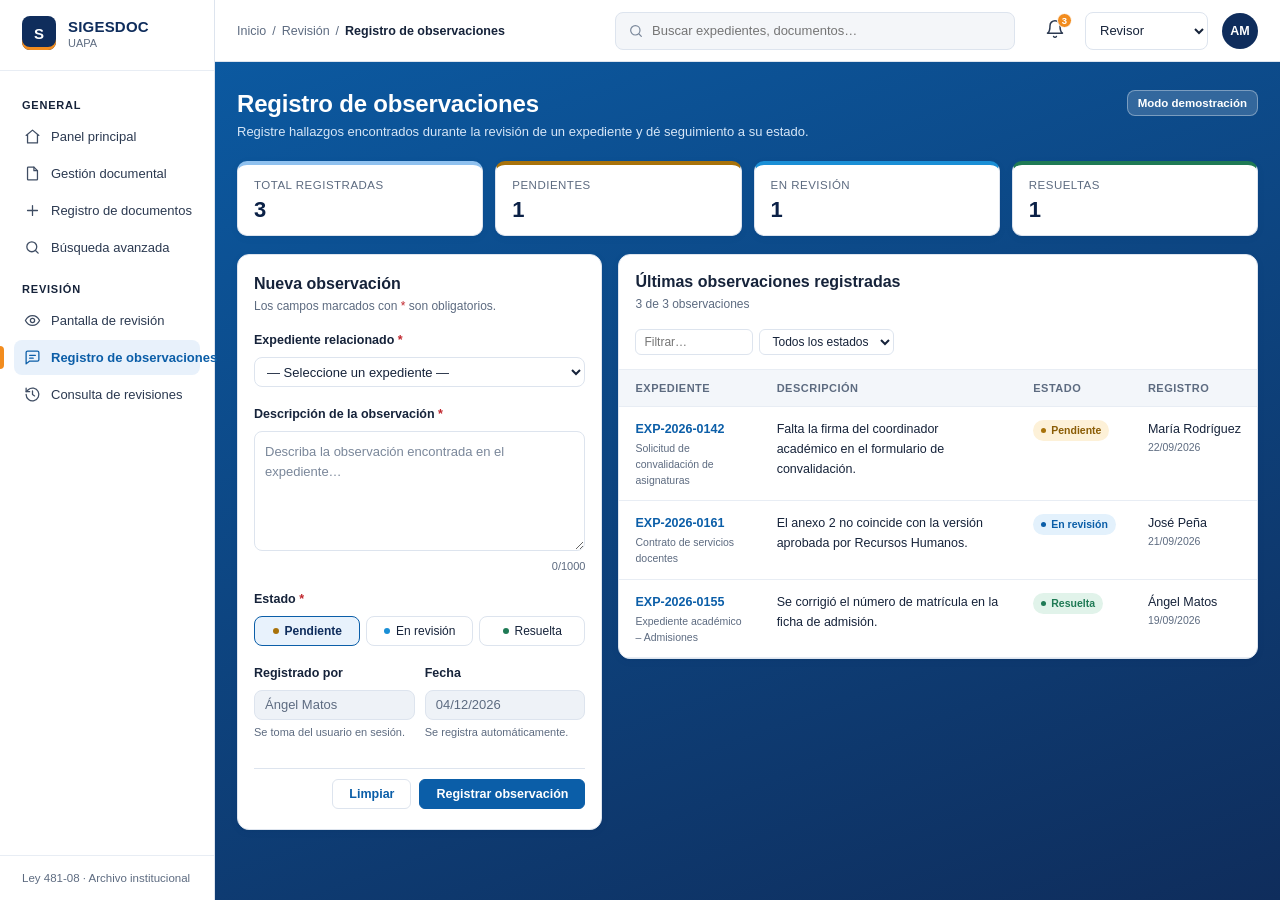
<file: index.html>
<!DOCTYPE html>
<html lang="es">
<head>
  <meta charset="UTF-8" />
  <meta name="viewport" content="width=device-width, initial-scale=1.0" />
  <title>Registro de observaciones · SIGESDOC</title>
  <meta name="description" content="SIGESDOC (UAPA): módulo para registrar y dar seguimiento a observaciones de expedientes." />
  <meta name="theme-color" content="#0f2d5c" />
  <link rel="icon" href="data:image/svg+xml,%3Csvg xmlns='http://www.w3.org/2000/svg' viewBox='0 0 32 32'%3E%3Crect width='32' height='32' rx='7' fill='%230f2d5c'/%3E%3Crect y='28' width='32' height='4' fill='%23f28c1e'/%3E%3Ctext x='16' y='22' font-family='Arial' font-weight='700' font-size='18' fill='white' text-anchor='middle'%3ES%3C/text%3E%3C/svg%3E" />
  <style>
/* ==========================================================
   SIGESDOC · Registro de observaciones
   ========================================================== */
:root {
  --navy: #0f2d5c;
  --navy-dark: #0b2147;
  --primary: #0b5ea8;
  --primary-hover: #094f8e;
  --accent: #f28c1e;

  --bg: #0b5ea8;
  --surface: #ffffff;
  --border: #dde4ee;
  --border-soft: #e8edf4;
  --text: #16233a;
  --muted: #5d6b80;
  --muted-2: #7a879a;

  --pendiente: #a8720a;
  --pendiente-bg: #fdf1d8;
  --revision: #1a8fd6;
  --revision-text: #0b5ea8;
  --revision-bg: #e3f1fc;
  --resuelta: #1f7a55;
  --resuelta-bg: #e1f3ea;

  --danger: #c0262d;
  --danger-bg: #fdecec;
  --danger-border: #f4b9bb;

  --radius: 10px;
  --shadow: 0 1px 2px rgba(15, 45, 92, .06), 0 2px 8px rgba(15, 45, 92, .05);
  --sidebar-w: 215px;
}

* { box-sizing: border-box; margin: 0; padding: 0; }

body {
  font-family: "Segoe UI", Roboto, "Helvetica Neue", Arial, sans-serif;
  font-size: 14px;
  color: var(--text);
  background: var(--bg);
  background: linear-gradient(160deg, #0b5ea8 0%, #0f2d5c 100%) fixed;
  min-height: 100vh;
  -webkit-font-smoothing: antialiased;
}

button, input, select, textarea { font: inherit; color: inherit; }
a { color: inherit; text-decoration: none; }

svg {
  width: 18px; height: 18px;
  fill: none; stroke: currentColor;
  stroke-width: 1.8; stroke-linecap: round; stroke-linejoin: round;
  flex-shrink: 0;
}

.layout { display: flex; min-height: 100vh; }

/* ---------------- Sidebar ---------------- */
.sidebar {
  width: var(--sidebar-w);
  background: var(--surface);
  border-right: 1px solid var(--border);
  display: flex; flex-direction: column;
  position: fixed; inset: 0 auto 0 0;
  z-index: 40;
  transition: transform .25s ease;
}

.brand {
  display: flex; align-items: center; gap: 12px;
  padding: 16px 22px 20px;
  border-bottom: 1px solid var(--border-soft);
}
.brand-logo {
  width: 34px; height: 34px;
  border-radius: 8px;
  background: var(--navy);
  color: #fff; font-weight: 700; font-size: 15px;
  display: grid; place-items: center;
  box-shadow: inset 0 -3px 0 var(--accent);
}
.brand-name { font-weight: 700; font-size: 15px; color: var(--navy); letter-spacing: .2px; }
.brand-sub { font-size: 11px; color: var(--muted); margin-top: 2px; }

.nav { padding: 12px 14px; flex: 1; }
.nav-title {
  font-size: 11px; font-weight: 700;
  letter-spacing: .8px; text-transform: uppercase;
  color: var(--text);
  padding: 16px 8px 8px;
}
.nav-link {
  position: relative;
  display: flex; align-items: center; gap: 10px;
  padding: 9px 10px;
  border-radius: 8px;
  font-size: 13px;
  color: #2b3950;
  white-space: nowrap;
  margin-bottom: 2px;
  transition: background .15s;
}
.nav-link svg { width: 17px; height: 17px; color: #3f4d63; }
.nav-link:hover { background: #f1f5fa; }
.nav-link.active {
  background: #e8f1fb;
  color: var(--primary);
  font-weight: 600;
}
.nav-link.active svg { color: var(--primary); }
.nav-link.active::before {
  content: "";
  position: absolute; left: -14px; top: 6px; bottom: 6px;
  width: 4px; border-radius: 0 4px 4px 0;
  background: var(--accent);
}

.sidebar-footer {
  border-top: 1px solid var(--border-soft);
  padding: 16px 22px;
  font-size: 11.5px; color: var(--muted);
}

.backdrop { display: none; }

/* ---------------- Main ---------------- */
.main { flex: 1; margin-left: var(--sidebar-w); min-width: 0; }

.topbar {
  height: 62px;
  display: flex; align-items: center; gap: 24px;
  padding: 0 22px;
  background: var(--surface);
  border-bottom: 1px solid var(--border);
  position: sticky; top: 0; z-index: 20;
}
.menu-btn { display: none; background: none; border: 0; cursor: pointer; padding: 6px; color: var(--text); }
.menu-btn svg { width: 22px; height: 22px; }

.breadcrumb { font-size: 12.5px; color: var(--muted); display: flex; gap: 6px; white-space: nowrap; }
.breadcrumb a:hover { color: var(--primary); }
.breadcrumb strong { color: var(--text); font-weight: 600; }

.search {
  flex: 1; max-width: 400px; margin-left: auto;
  display: flex; align-items: center; gap: 8px;
  background: #f4f6f9;
  border: 1px solid var(--border);
  border-radius: 8px;
  padding: 0 12px; height: 38px;
  color: var(--muted-2);
}
.search svg { width: 16px; height: 16px; }
.search input { border: 0; background: transparent; outline: none; width: 100%; font-size: 13px; color: var(--text); }
.search:focus-within { border-color: var(--primary); background: #fff; }

.topbar-actions { display: flex; align-items: center; gap: 14px; }
.bell { position: relative; background: none; border: 0; cursor: pointer; color: #2b3950; padding: 6px; }
.bell svg { width: 20px; height: 20px; }
.badge {
  position: absolute; top: 0; right: -1px;
  min-width: 15px; height: 15px; padding: 0 3px;
  border-radius: 8px;
  background: var(--accent); color: #fff;
  font-size: 9.5px; font-weight: 700;
  display: grid; place-items: center;
  border: 1.5px solid #fff;
}
.role-select {
  height: 38px; padding: 0 10px;
  border: 1px solid var(--border); border-radius: 8px;
  background: #fff; font-size: 13px; cursor: pointer;
  min-width: 118px;
}
.avatar {
  width: 36px; height: 36px; border-radius: 50%;
  background: var(--navy); color: #fff;
  font-size: 12.5px; font-weight: 700;
  display: grid; place-items: center;
}

.content { padding: 28px 22px 40px; }

.page-header {
  display: flex; justify-content: space-between; align-items: flex-start;
  gap: 16px; margin-bottom: 22px;
}
.page-header h1 { font-size: 24px; font-weight: 700; color: #ffffff; letter-spacing: -.2px; }
.subtitle { color: #d6e6f7; font-size: 13px; margin-top: 6px; }
.demo-pill {
  background: rgba(255,255,255,.16); color: #ffffff;
  border: 1px solid rgba(255,255,255,.35);
  font-size: 11.5px; font-weight: 600;
  padding: 6px 10px; border-radius: 8px;
  white-space: nowrap;
}

/* ---------------- Stats ---------------- */
.stats {
  display: grid; grid-template-columns: repeat(4, 1fr);
  gap: 12px; margin-bottom: 18px;
}
.stat {
  background: var(--surface);
  border: 1px solid var(--border);
  border-top: 4px solid #8fc1ef;
  border-radius: var(--radius);
  padding: 14px 16px 12px;
  box-shadow: var(--shadow);
}
.stat span {
  display: block; font-size: 11.5px;
  text-transform: uppercase; letter-spacing: .5px;
  color: var(--muted);
}
.stat strong { display: block; font-size: 22px; font-weight: 700; color: var(--navy-dark); margin-top: 6px; }
.stat-pendiente { border-top-color: var(--pendiente); }
.stat-revision  { border-top-color: var(--revision); }
.stat-resuelta  { border-top-color: var(--resuelta); }

/* ---------------- Grid & cards ---------------- */
.grid {
  display: grid;
  grid-template-columns: minmax(260px, 1fr) 1.75fr;
  gap: 16px; align-items: start;
}
.card {
  background: var(--surface);
  border: 1px solid var(--border);
  border-radius: 12px;
  box-shadow: var(--shadow);
}
.card h2 { font-size: 16px; font-weight: 700; color: var(--text); }
.card-sub { font-size: 12px; color: var(--muted); margin-top: 6px; }
.req { color: var(--danger); }

/* ---------------- Form ---------------- */
.form-card { padding: 20px 16px 20px; }
.form-card .card-sub { margin-bottom: 20px; }

.alert {
  background: var(--danger-bg);
  border: 1px solid var(--danger-border);
  color: var(--danger);
  border-radius: 8px;
  padding: 14px 16px;
  font-size: 13.5px;
  margin-bottom: 20px;
}
.alert[hidden] { display: none; }

.field { margin-bottom: 20px; }
.field label { display: block; font-size: 12.5px; font-weight: 600; margin-bottom: 10px; }

.field select,
.field textarea,
.field input {
  width: 100%;
  border: 1px solid var(--border);
  border-radius: 8px;
  background: #fff;
  font-size: 13px;
  outline: none;
  transition: border-color .15s, box-shadow .15s;
}
.field select { height: 30px; padding: 0 8px; cursor: pointer; }
.field textarea { padding: 10px; resize: vertical; min-height: 84px; line-height: 1.5; }
.field textarea::placeholder { color: var(--muted-2); }
.field select:focus, .field textarea:focus {
  border-color: var(--primary);
  box-shadow: 0 0 0 3px rgba(11, 94, 168, .12);
}
.field input[readonly] {
  height: 30px; padding: 0 10px;
  background: #eef2f7; color: var(--muted);
  cursor: default;
}

.field.invalid select,
.field.invalid textarea {
  border-color: var(--danger);
  box-shadow: 0 0 0 1px var(--danger);
}
.error { color: var(--danger); font-size: 11.5px; margin-top: 6px; }
.error:empty { display: none; }
.field-foot { display: flex; justify-content: space-between; align-items: flex-start; gap: 8px; }
.counter { margin-left: auto; font-size: 11px; color: var(--muted); margin-top: 6px; }
.hint { font-size: 11px; color: var(--muted); margin-top: 6px; }

.status-group { display: grid; grid-template-columns: repeat(3, 1fr); gap: 6px; }
.status-btn {
  display: flex; align-items: center; justify-content: center; gap: 6px;
  height: 30px;
  border: 1px solid var(--border);
  border-radius: 8px;
  background: #fff;
  font-size: 12px;
  cursor: pointer;
  transition: all .15s;
}
.status-btn:hover { background: #f5f8fc; }
.status-btn.selected {
  background: #e8f2fc;
  border-color: var(--primary);
  color: var(--navy);
  font-weight: 600;
}
.dot { width: 6px; height: 6px; border-radius: 50%; display: inline-block; }
.dot.pendiente { background: var(--pendiente); }
.dot.revision  { background: var(--revision); }
.dot.resuelta  { background: var(--resuelta); }

.row-2 { display: grid; grid-template-columns: 1fr 1fr; gap: 10px; }
.row-2 .field { margin-bottom: 0; }

.form-actions {
  display: flex; justify-content: flex-end; gap: 8px;
  border-top: 1px solid var(--border);
  margin-top: 30px; padding-top: 10px;
}
.btn {
  height: 30px; padding: 0 16px;
  border-radius: 6px;
  font-size: 12.5px; font-weight: 600;
  cursor: pointer;
  transition: background .15s, border-color .15s;
}
.btn-outline { background: #fff; border: 1px solid var(--border); color: var(--primary); }
.btn-outline:hover { background: #f3f7fc; }
.btn-primary { background: var(--primary); border: 1px solid var(--primary); color: #fff; }
.btn-primary:hover { background: var(--primary-hover); }

/* ---------------- Table ---------------- */
.table-card { overflow: hidden; }
.table-head { padding: 18px 16px 14px; }
.filters { display: flex; gap: 6px; margin-top: 18px; }
.filters input, .filters select {
  height: 26px;
  border: 1px solid var(--border);
  border-radius: 6px;
  padding: 0 8px;
  font-size: 12px;
  background: #fff;
  outline: none;
}
.filters input { width: 118px; }
.filters select { cursor: pointer; }
.filters input:focus, .filters select:focus { border-color: var(--primary); }

.table-wrap { overflow-x: auto; }
table { width: 100%; border-collapse: collapse; }
thead th {
  background: #f3f6fa;
  text-align: left;
  font-size: 11px; font-weight: 600;
  text-transform: uppercase; letter-spacing: .5px;
  color: var(--muted);
  padding: 12px 16px;
  border-top: 1px solid var(--border-soft);
  border-bottom: 1px solid var(--border-soft);
  white-space: nowrap;
}
tbody td {
  padding: 12px 16px;
  border-bottom: 1px solid var(--border-soft);
  vertical-align: top;
  font-size: 12.5px;
  line-height: 1.6;
}
tbody tr { transition: background .2s; }
tbody tr:hover { background: #f8fafd; }
tbody tr.new-row { animation: fadeHighlight 4s ease forwards; }
@keyframes fadeHighlight { 0%, 70% { background: #eaf3fc; } 100% { background: transparent; } }

.exp-code { color: var(--primary); font-weight: 700; font-size: 12.5px; }
.exp-name { color: var(--muted); font-size: 10.5px; line-height: 1.5; margin-top: 2px; max-width: 110px; }
.col-desc { max-width: 260px; }
.reg-user { white-space: nowrap; }
.reg-date { color: var(--muted); font-size: 10.5px; }

.pill {
  display: inline-flex; align-items: center; gap: 5px;
  padding: 2px 8px;
  border-radius: 999px;
  font-size: 10.5px; font-weight: 600;
  white-space: nowrap;
}
.pill .dot { width: 5px; height: 5px; }
.pill.pendiente { background: var(--pendiente-bg); color: #8a5c05; }
.pill.revision  { background: var(--revision-bg); color: var(--revision-text); }
.pill.revision .dot { background: var(--revision-text); }
.pill.resuelta  { background: var(--resuelta-bg); color: var(--resuelta); }

.empty { padding: 24px 16px; text-align: center; color: var(--muted); font-size: 13px; }
.empty[hidden] { display: none; }

/* ---------------- Toast ---------------- */
.toast {
  position: fixed; right: 16px; bottom: 16px;
  background: #1f7a55; color: #fff;
  font-weight: 600; font-size: 13px;
  padding: 12px 16px;
  border-radius: 6px;
  box-shadow: 0 6px 18px rgba(0,0,0,.18);
  opacity: 0; transform: translateY(12px);
  pointer-events: none;
  transition: opacity .25s, transform .25s;
  z-index: 60;
}
.toast.show { opacity: 1; transform: translateY(0); }

/* ---------------- Responsive ---------------- */
@media (max-width: 1080px) {
  .grid { grid-template-columns: 1fr; }
  .breadcrumb { display: none; }
}

@media (max-width: 860px) {
  .sidebar { transform: translateX(-100%); box-shadow: 0 0 30px rgba(0,0,0,.15); }
  .sidebar.open { transform: translateX(0); }
  .backdrop.show { display: block; position: fixed; inset: 0; background: rgba(15,30,60,.35); z-index: 30; }
  .main { margin-left: 0; }
  .menu-btn { display: inline-flex; }
  .search, .role-select { display: none; }
  .topbar { justify-content: space-between; height: 82px; padding: 0 18px; }
  .avatar { width: 46px; height: 46px; font-size: 15px; }
  .content { padding: 22px 18px 32px; }
  .page-header { flex-direction: column; gap: 12px; }
  .page-header h1 { font-size: 30px; }
  .subtitle { font-size: 16px; line-height: 1.5; }
  .demo-pill { font-size: 14px; padding: 8px 14px; border-radius: 12px; }
  .stats { grid-template-columns: 1fr 1fr; gap: 20px; }
  .stat { padding: 18px 26px 16px; border-radius: 14px; }
  .stat span { font-size: 14.5px; line-height: 1.5; }
  .stat strong { font-size: 30px; }
  .form-card { padding: 26px 28px; }
  .card h2 { font-size: 19px; }
  .card-sub { font-size: 14.5px; }
  .field label { font-size: 14.5px; }
  .field select { height: 42px; font-size: 15px; }
}

@media (max-width: 480px) {
  .status-group { grid-template-columns: 1fr; }
  .row-2 { grid-template-columns: 1fr; gap: 20px; }
  .filters { flex-wrap: wrap; }
}

</style>
</head>
<body>
  <div class="layout">
    <!-- ============ SIDEBAR ============ -->
    <aside class="sidebar" id="sidebar">
      <div class="brand">
        <div class="brand-logo">S</div>
        <div>
          <div class="brand-name">SIGESDOC</div>
          <div class="brand-sub">UAPA</div>
        </div>
      </div>

      <nav class="nav">
        <p class="nav-title">General</p>
        <a href="#" class="nav-link">
          <svg viewBox="0 0 24 24"><path d="M3 10.5 12 3l9 7.5"/><path d="M5 9.5V21h14V9.5"/></svg>
          Panel principal
        </a>
        <a href="#" class="nav-link">
          <svg viewBox="0 0 24 24"><path d="M14 3H6a1 1 0 0 0-1 1v16a1 1 0 0 0 1 1h12a1 1 0 0 0 1-1V8z"/><path d="M14 3v5h5"/></svg>
          Gestión documental
        </a>
        <a href="#" class="nav-link">
          <svg viewBox="0 0 24 24"><path d="M12 5v14M5 12h14"/></svg>
          Registro de documentos
        </a>
        <a href="#" class="nav-link">
          <svg viewBox="0 0 24 24"><circle cx="11" cy="11" r="7"/><path d="m20 20-3.5-3.5"/></svg>
          Búsqueda avanzada
        </a>

        <p class="nav-title">Revisión</p>
        <a href="#" class="nav-link">
          <svg viewBox="0 0 24 24"><path d="M2 12s3.5-7 10-7 10 7 10 7-3.5 7-10 7S2 12 2 12z"/><circle cx="12" cy="12" r="3"/></svg>
          Pantalla de revisión
        </a>
        <a href="#" class="nav-link active">
          <svg viewBox="0 0 24 24"><path d="M21 15a2 2 0 0 1-2 2H8l-5 4V5a2 2 0 0 1 2-2h14a2 2 0 0 1 2 2z"/><path d="M8 9h8M8 13h5"/></svg>
          Registro de observaciones
        </a>
        <a href="#" class="nav-link">
          <svg viewBox="0 0 24 24"><path d="M3 12a9 9 0 1 0 3-6.7L3 8"/><path d="M3 3v5h5"/><path d="M12 7v5l3 2"/></svg>
          Consulta de revisiones
        </a>
      </nav>

      <div class="sidebar-footer">Ley 481-08 · Archivo institucional</div>
    </aside>
    <div class="backdrop" id="backdrop"></div>

    <!-- ============ MAIN ============ -->
    <div class="main">
      <header class="topbar">
        <button class="menu-btn" id="menuBtn" aria-label="Abrir menú">
          <svg viewBox="0 0 24 24"><path d="M4 6h16M4 12h16M4 18h16"/></svg>
        </button>

        <nav class="breadcrumb" aria-label="Ruta">
          <a href="#">Inicio</a><span>/</span>
          <a href="#">Revisión</a><span>/</span>
          <strong>Registro de observaciones</strong>
        </nav>

        <div class="search">
          <svg viewBox="0 0 24 24"><circle cx="11" cy="11" r="7"/><path d="m20 20-3.5-3.5"/></svg>
          <input type="search" placeholder="Buscar expedientes, documentos…" />
        </div>

        <div class="topbar-actions">
          <button class="bell" aria-label="Notificaciones">
            <svg viewBox="0 0 24 24"><path d="M6 8a6 6 0 1 1 12 0c0 7 3 9 3 9H3s3-2 3-9"/><path d="M10.3 21a1.94 1.94 0 0 0 3.4 0"/></svg>
            <span class="badge">3</span>
          </button>
          <select class="role-select" aria-label="Rol">
            <option>Revisor</option>
            <option>Administrador</option>
            <option>Consultor</option>
          </select>
          <div class="avatar">AM</div>
        </div>
      </header>

      <main class="content">
        <div class="page-header">
          <div>
            <h1>Registro de observaciones</h1>
            <p class="subtitle">Registre hallazgos encontrados durante la revisión de un expediente y dé seguimiento a su estado.</p>
          </div>
          <span class="demo-pill">Modo demostración</span>
        </div>

        <!-- Tarjetas de resumen -->
        <section class="stats">
          <div class="stat stat-total"><span>Total registradas</span><strong id="statTotal">0</strong></div>
          <div class="stat stat-pendiente"><span>Pendientes</span><strong id="statPendiente">0</strong></div>
          <div class="stat stat-revision"><span>En revisión</span><strong id="statRevision">0</strong></div>
          <div class="stat stat-resuelta"><span>Resueltas</span><strong id="statResuelta">0</strong></div>
        </section>

        <div class="grid">
          <!-- Formulario -->
          <section class="card form-card">
            <h2>Nueva observación</h2>
            <p class="card-sub">Los campos marcados con <span class="req">*</span> son obligatorios.</p>

            <div class="alert" id="formAlert" hidden>Revise los campos marcados antes de continuar.</div>

            <form id="obsForm" novalidate>
              <div class="field">
                <label for="expediente">Expediente relacionado <span class="req">*</span></label>
                <select id="expediente">
                  <option value="">— Seleccione un expediente —</option>
                </select>
                <p class="error" id="errExpediente"></p>
              </div>

              <div class="field">
                <label for="descripcion">Descripción de la observación <span class="req">*</span></label>
                <textarea id="descripcion" rows="5" maxlength="1000" placeholder="Describa la observación encontrada en el expediente…"></textarea>
                <div class="field-foot">
                  <p class="error" id="errDescripcion"></p>
                  <span class="counter" id="counter">0/1000</span>
                </div>
              </div>

              <div class="field">
                <label>Estado <span class="req">*</span></label>
                <div class="status-group" role="radiogroup">
                  <button type="button" class="status-btn selected" data-estado="pendiente" role="radio" aria-checked="true"><i class="dot pendiente"></i>Pendiente</button>
                  <button type="button" class="status-btn" data-estado="revision" role="radio" aria-checked="false"><i class="dot revision"></i>En revisión</button>
                  <button type="button" class="status-btn" data-estado="resuelta" role="radio" aria-checked="false"><i class="dot resuelta"></i>Resuelta</button>
                </div>
              </div>

              <div class="row-2">
                <div class="field">
                  <label for="usuario">Registrado por</label>
                  <input id="usuario" type="text" value="Ángel Matos" readonly />
                  <p class="hint">Se toma del usuario en sesión.</p>
                </div>
                <div class="field">
                  <label for="fecha">Fecha</label>
                  <input id="fecha" type="text" readonly />
                  <p class="hint">Se registra automáticamente.</p>
                </div>
              </div>

              <div class="form-actions">
                <button type="button" class="btn btn-outline" id="btnLimpiar">Limpiar</button>
                <button type="submit" class="btn btn-primary">Registrar observación</button>
              </div>
            </form>
          </section>

          <!-- Tabla -->
          <section class="card table-card">
            <div class="table-head">
              <h2>Últimas observaciones registradas</h2>
              <p class="card-sub" id="tableCount">0 de 0 observaciones</p>
              <div class="filters">
                <input type="text" id="filtroTexto" placeholder="Filtrar…" />
                <select id="filtroEstado">
                  <option value="">Todos los estados</option>
                  <option value="pendiente">Pendiente</option>
                  <option value="revision">En revisión</option>
                  <option value="resuelta">Resuelta</option>
                </select>
              </div>
            </div>

            <div class="table-wrap">
              <table>
                <thead>
                  <tr>
                    <th>Expediente</th>
                    <th>Descripción</th>
                    <th>Estado</th>
                    <th>Registro</th>
                  </tr>
                </thead>
                <tbody id="tbody"></tbody>
              </table>
              <p class="empty" id="empty" hidden>No hay observaciones que coincidan con el filtro.</p>
            </div>
          </section>
        </div>
      </main>
    </div>
  </div>

  <div class="toast" id="toast" role="status" aria-live="polite">Observación registrada correctamente.</div>

  <script>
/* ==========================================================
   SIGESDOC · Registro de observaciones (lógica)
   ========================================================== */
(function () {
  "use strict";

  // ---------- Datos de demostración ----------
  const USUARIO_SESION = "Ángel Matos";

  const EXPEDIENTES = [
    { codigo: "EXP-2026-0178", nombre: "Acta de consejo académico" },
    { codigo: "EXP-2026-0161", nombre: "Contrato de servicios docentes" },
    { codigo: "EXP-2026-0155", nombre: "Expediente académico – Admisiones" },
    { codigo: "EXP-2026-0142", nombre: "Solicitud de convalidación de asignaturas" },
    { codigo: "EXP-2026-0137", nombre: "Informe de auditoría interna" },
    { codigo: "EXP-2026-0129", nombre: "Nómina de personal administrativo" }
  ];

  const ESTADOS = {
    pendiente: "Pendiente",
    revision: "En revisión",
    resuelta: "Resuelta"
  };

  let observaciones = [
    {
      codigo: "EXP-2026-0142",
      descripcion: "Falta la firma del coordinador académico en el formulario de convalidación.",
      estado: "pendiente",
      usuario: "María Rodríguez",
      fecha: "2026-09-22"
    },
    {
      codigo: "EXP-2026-0161",
      descripcion: "El anexo 2 no coincide con la versión aprobada por Recursos Humanos.",
      estado: "revision",
      usuario: "José Peña",
      fecha: "2026-09-21"
    },
    {
      codigo: "EXP-2026-0155",
      descripcion: "Se corrigió el número de matrícula en la ficha de admisión.",
      estado: "resuelta",
      usuario: "Ángel Matos",
      fecha: "2026-09-19"
    }
  ];

  // ---------- Referencias al DOM ----------
  const $ = (id) => document.getElementById(id);
  const form = $("obsForm");
  const selExpediente = $("expediente");
  const txtDescripcion = $("descripcion");
  const counter = $("counter");
  const alertBox = $("formAlert");
  const errExp = $("errExpediente");
  const errDesc = $("errDescripcion");
  const inpFecha = $("fecha");
  const inpUsuario = $("usuario");
  const statusBtns = document.querySelectorAll(".status-btn");
  const tbody = $("tbody");
  const tableCount = $("tableCount");
  const emptyMsg = $("empty");
  const filtroTexto = $("filtroTexto");
  const filtroEstado = $("filtroEstado");
  const toast = $("toast");

  let estadoSeleccionado = "pendiente";
  let ultimoAgregado = null;

  // ---------- Utilidades ----------
  const hoyISO = () => {
    const d = new Date();
    const pad = (n) => String(n).padStart(2, "0");
    return `${d.getFullYear()}-${pad(d.getMonth() + 1)}-${pad(d.getDate())}`;
  };

  const formatoFecha = (iso) => {
    const [y, m, d] = iso.split("-");
    return `${d}/${m}/${y}`;
  };

  const escapeHTML = (str) =>
    str.replace(/[&<>"']/g, (c) => ({ "&": "&amp;", "<": "&lt;", ">": "&gt;", '"': "&quot;", "'": "&#39;" }[c]));

  const nombreExpediente = (codigo) =>
    (EXPEDIENTES.find((e) => e.codigo === codigo) || {}).nombre || "";

  const normalizar = (s) => s.toLowerCase().normalize("NFD").replace(/[̀-ͯ]/g, "");

  // ---------- Inicialización ----------
  function init() {
    EXPEDIENTES.forEach((e) => {
      const opt = document.createElement("option");
      opt.value = e.codigo;
      opt.textContent = `${e.codigo} · ${e.nombre}`;
      selExpediente.appendChild(opt);
    });

    inpUsuario.value = USUARIO_SESION;
    inpFecha.value = formatoFecha(hoyISO());

    render();
  }

  // ---------- Render ----------
  function renderStats() {
    const cuenta = (e) => observaciones.filter((o) => o.estado === e).length;
    $("statTotal").textContent = observaciones.length;
    $("statPendiente").textContent = cuenta("pendiente");
    $("statRevision").textContent = cuenta("revision");
    $("statResuelta").textContent = cuenta("resuelta");
  }

  function renderTabla() {
    const texto = normalizar(filtroTexto.value.trim());
    const estado = filtroEstado.value;

    const filtradas = observaciones.filter((o) => {
      if (estado && o.estado !== estado) return false;
      if (!texto) return true;
      const hay = normalizar(`${o.codigo} ${nombreExpediente(o.codigo)} ${o.descripcion} ${o.usuario}`);
      return hay.includes(texto);
    });

    tbody.innerHTML = filtradas
      .map((o) => `
        <tr class="${o === ultimoAgregado ? "new-row" : ""}">
          <td>
            <div class="exp-code">${escapeHTML(o.codigo)}</div>
            <div class="exp-name">${escapeHTML(nombreExpediente(o.codigo))}</div>
          </td>
          <td class="col-desc">${escapeHTML(o.descripcion)}</td>
          <td><span class="pill ${o.estado}"><i class="dot ${o.estado}"></i>${ESTADOS[o.estado]}</span></td>
          <td>
            <div class="reg-user">${escapeHTML(o.usuario)}</div>
            <div class="reg-date">${formatoFecha(o.fecha)}</div>
          </td>
        </tr>`)
      .join("");

    tableCount.textContent = `${filtradas.length} de ${observaciones.length} observaciones`;
    emptyMsg.hidden = filtradas.length > 0;
  }

  function render() {
    renderStats();
    renderTabla();
  }

  // ---------- Validación ----------
  function marcar(campo, errorEl, mensaje) {
    const field = campo.closest(".field");
    field.classList.toggle("invalid", !!mensaje);
    errorEl.textContent = mensaje || "";
  }

  function validar() {
    let ok = true;

    if (!selExpediente.value) {
      marcar(selExpediente, errExp, "Seleccione el expediente relacionado.");
      ok = false;
    } else marcar(selExpediente, errExp, "");

    const desc = txtDescripcion.value.trim();
    if (!desc) {
      marcar(txtDescripcion, errDesc, "La descripción es obligatoria.");
      ok = false;
    } else if (desc.length < 10) {
      marcar(txtDescripcion, errDesc, "La descripción debe tener al menos 10 caracteres.");
      ok = false;
    } else marcar(txtDescripcion, errDesc, "");

    alertBox.hidden = ok;
    return ok;
  }

  // ---------- Acciones ----------
  function seleccionarEstado(estado) {
    estadoSeleccionado = estado;
    statusBtns.forEach((b) => {
      const activo = b.dataset.estado === estado;
      b.classList.toggle("selected", activo);
      b.setAttribute("aria-checked", activo);
    });
  }

  function limpiar() {
    form.reset();
    inpUsuario.value = USUARIO_SESION;
    inpFecha.value = formatoFecha(hoyISO());
    counter.textContent = "0/1000";
    seleccionarEstado("pendiente");
    marcar(selExpediente, errExp, "");
    marcar(txtDescripcion, errDesc, "");
    alertBox.hidden = true;
  }

  let toastTimer;
  function mostrarToast(msg) {
    toast.textContent = msg;
    toast.classList.add("show");
    clearTimeout(toastTimer);
    toastTimer = setTimeout(() => toast.classList.remove("show"), 3000);
  }

  // ---------- Eventos ----------
  form.addEventListener("submit", (e) => {
    e.preventDefault();
    if (!validar()) {
      (selExpediente.value ? txtDescripcion : selExpediente).focus();
      return;
    }

    const nueva = {
      codigo: selExpediente.value,
      descripcion: txtDescripcion.value.trim(),
      estado: estadoSeleccionado,
      usuario: USUARIO_SESION,
      fecha: hoyISO()
    };
    observaciones.unshift(nueva);
    ultimoAgregado = nueva;

    render();
    limpiar();
    mostrarToast("Observación registrada correctamente.");
  });

  $("btnLimpiar").addEventListener("click", limpiar);

  statusBtns.forEach((b) => b.addEventListener("click", () => seleccionarEstado(b.dataset.estado)));

  txtDescripcion.addEventListener("input", () => {
    counter.textContent = `${txtDescripcion.value.length}/1000`;
    if (txtDescripcion.closest(".field").classList.contains("invalid") && txtDescripcion.value.trim()) {
      marcar(txtDescripcion, errDesc, "");
    }
  });

  selExpediente.addEventListener("change", () => {
    if (selExpediente.value) marcar(selExpediente, errExp, "");
  });

  filtroTexto.addEventListener("input", () => { ultimoAgregado = null; renderTabla(); });
  filtroEstado.addEventListener("change", () => { ultimoAgregado = null; renderTabla(); });

  // Menú móvil
  const sidebar = $("sidebar");
  const backdrop = $("backdrop");
  const toggleMenu = (abrir) => {
    sidebar.classList.toggle("open", abrir);
    backdrop.classList.toggle("show", abrir);
  };
  $("menuBtn").addEventListener("click", () => toggleMenu(!sidebar.classList.contains("open")));
  backdrop.addEventListener("click", () => toggleMenu(false));

  init();
})();

</script>
</body>
</html>
</file>
